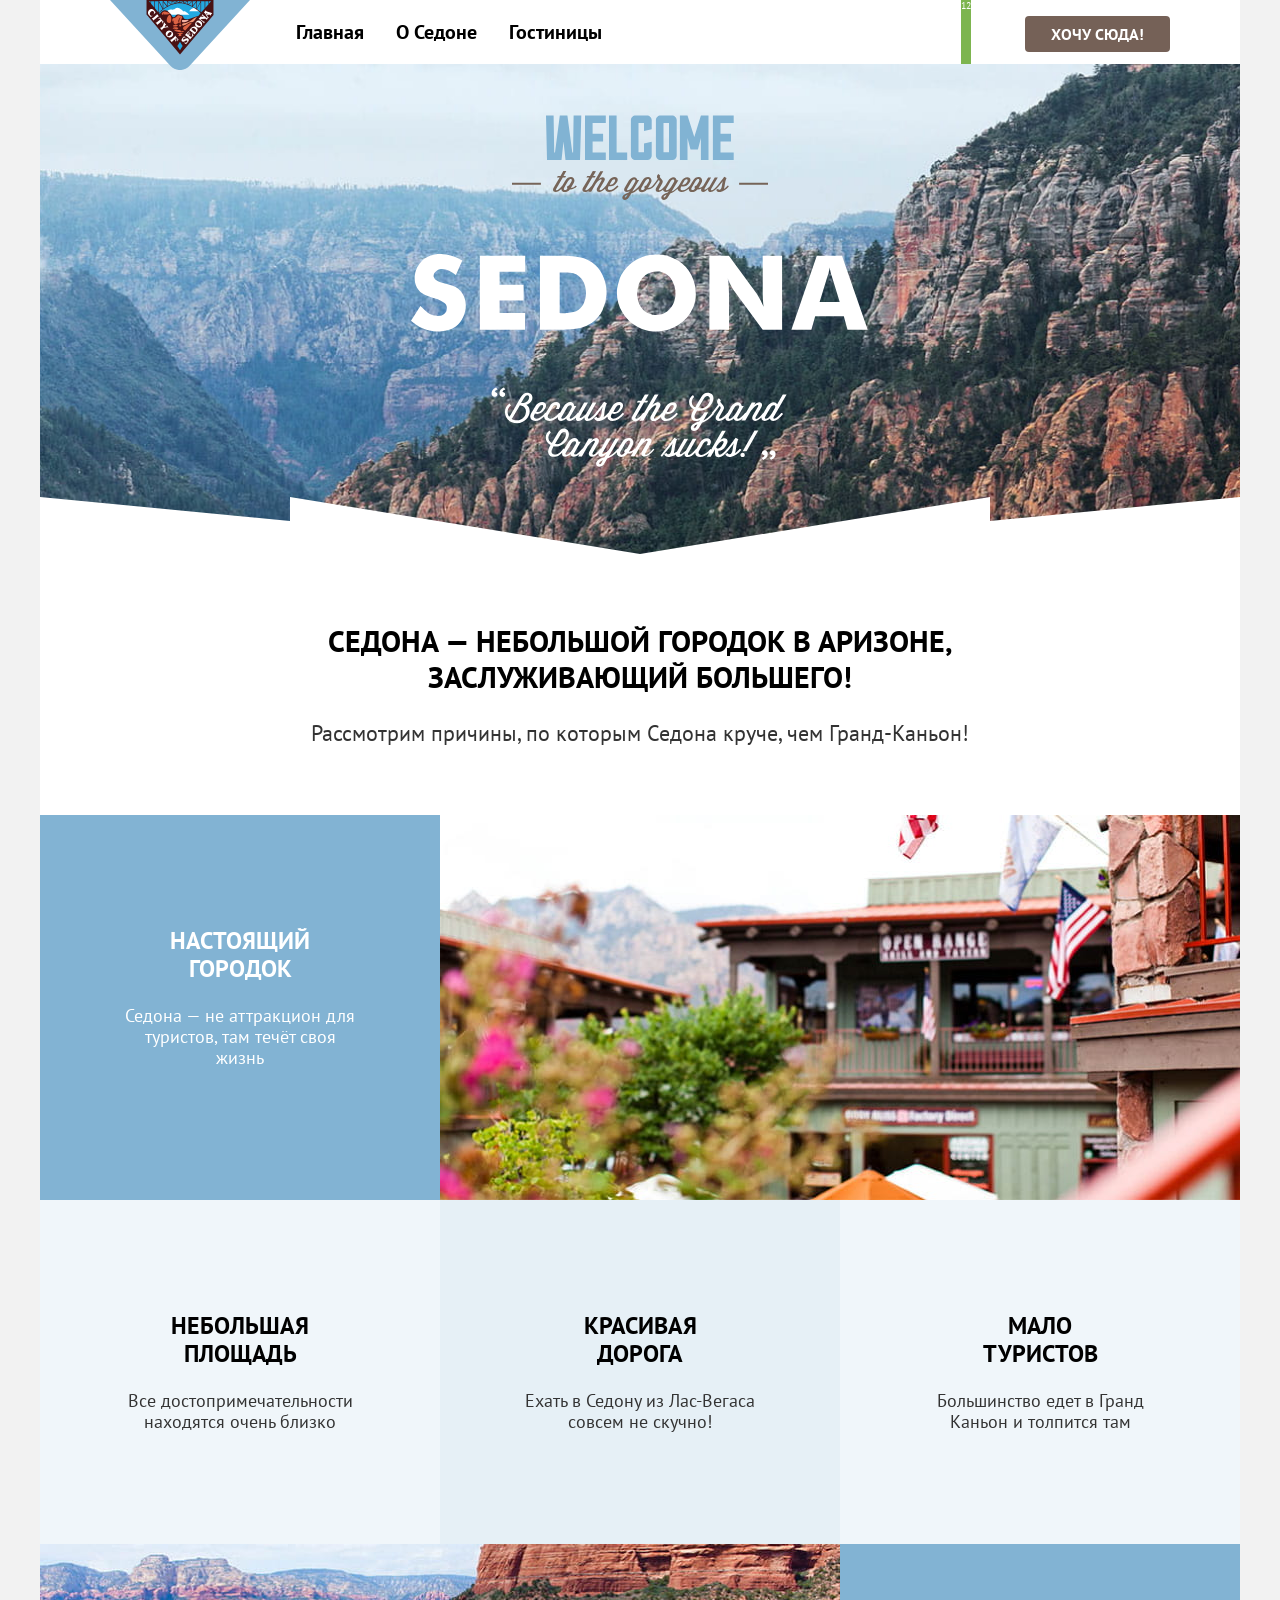
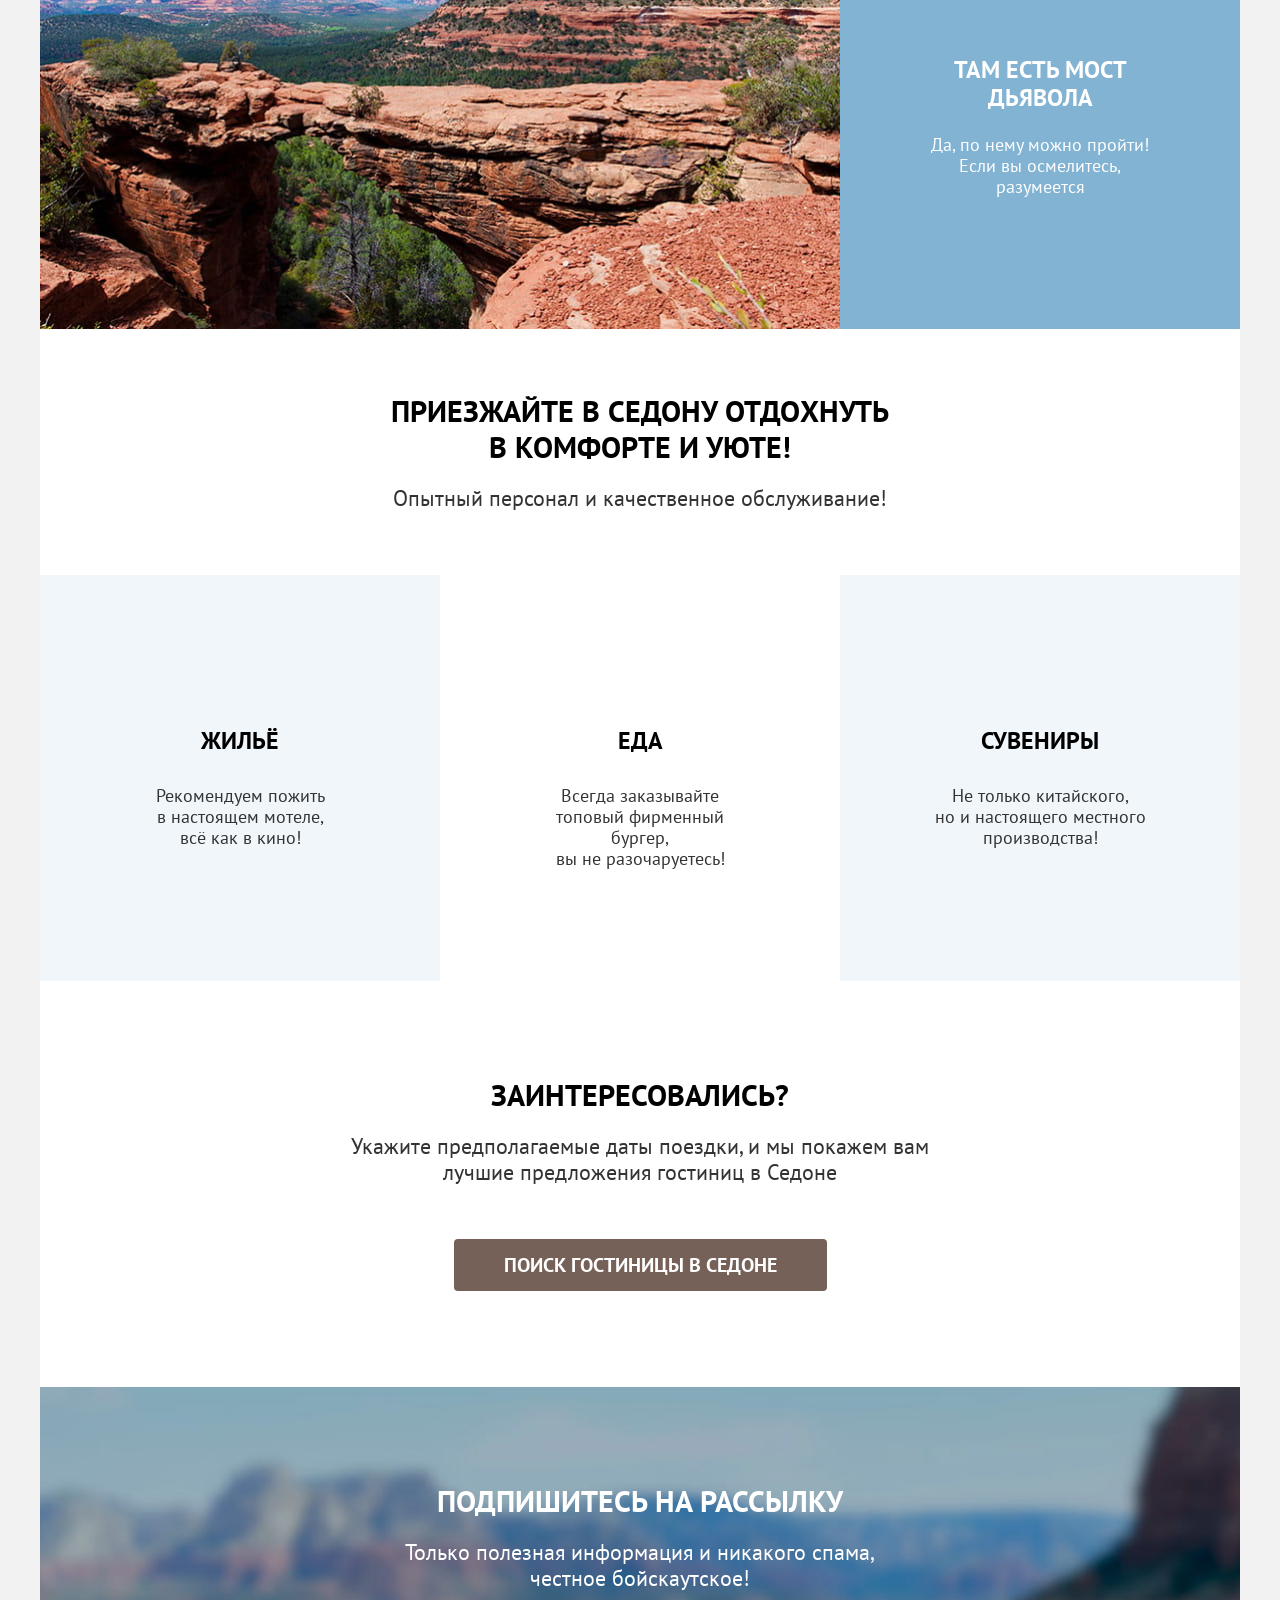
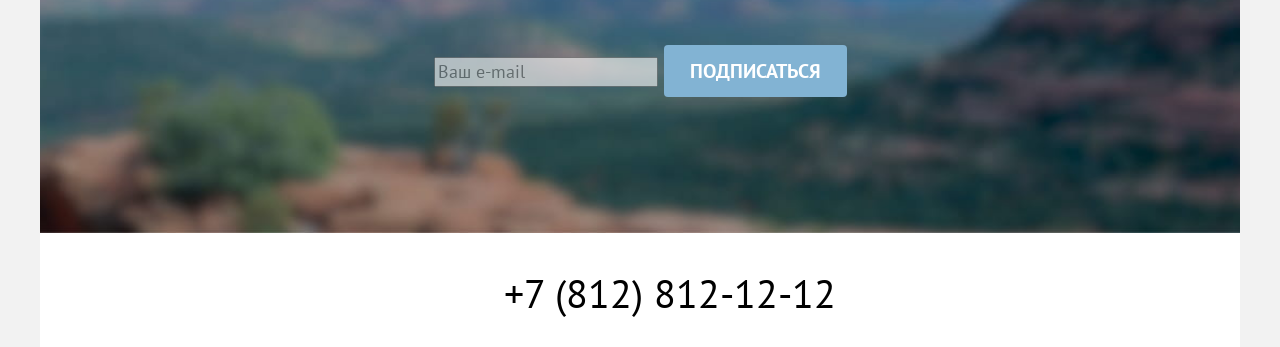
<file: index.html>
<!DOCTYPE html>
<html lang="ru">

<head>
  <meta charset="utf-8">
  <title>HTML Academy: Седона</title>
  <link rel="stylesheet" href="styles/styles.css">
</head>

<body>
  <div class="page-container">
    <header class="page-header" data-test="header">
      <nav class="navigation">
        <a class="logo" href="index.html" aria-current="page">
          <img class="logo-image" src="images/logos/logo.svg" width="140" height="70" alt="Логотип города Седона">
        </a>

        <ul class="navigation-list">
          <li class="navigation-item">
            <a class="navigation-link navigation-link-current" aria-current="page">Главная</a>
          </li>
          <li class="navigation-item">
            <a class="navigation-link" href="#">О Седоне</a>
          </li>
          <li class="navigation-item">
            <a class="navigation-link" href="catalog.html">Гостиницы</a>
          </li>
        </ul>

        <ul class="navigation-user">
          <li class="navigation-user-item">
            <a class="navigation-user-link user-search" href="#">
              <span class="visually-hidden">Поиск</span>
            </a>
          </li>
          <li class="navigation-user-item">
            <a class="navigation-user-link user-favorites" href="#">
              <span class="visually-hidden">Отелей в избраном:</span>
              <span class="count">12</span>
            </a>
          </li>
          <li class="navigation-user-item">
            <a class="button button-want" type="button">Хочу сюда!</a>
          </li>
        </ul>
      </nav>
    </header>

    <main class="page-main" data-test="main">
      <section class="hero" data-test="hero">
        <h1 class="visually-hidden">Сайт города Седона</h1>
        <img class="hero-image" src="images/hero/welcome.svg" width="458" height="352"
          alt="Welcome to the gorgeous Sedona «Because the Grand Canyon sucks!»">
      </section>

      <section class="features" data-test="advantages">
        <h2 class="features-title">Седона — небольшой городок в Аризоне, заслуживающий большего!</h2>
        <p class="features-text">Рассмотрим причины, по которым Седона круче, чем Гранд-Каньон!</p>
        <ul class="features-list">
          <li class="features-item features-item-special">
            <div class="features-item-container">
              <h3 class="features-item-title">Настоящий городок</h3>
              <p class="features-item-text">Седона — не аттракцион для туристов, там течёт своя жизнь</p>
            </div>
            <img class="features-item-image" src="images/photo/photo-1.jpg" width="800" height="385" alt="Улица города Седона">
          </li>
          <li class="features-item features-item-container">
            <h3 class="features-item-title">Небольшая площадь</h3>
            <p class="features-item-text">Все достопримечательности находятся очень близко</p>
          </li>
          <li class="features-item features-item-container">
            <h3 class="features-item-title">Красивая<br>дорога</h3>
            <p class="features-item-text">Ехать в Седону из Лас-Вегаса совсем не скучно!</p>
          </li>
          <li class="features-item features-item-container">
            <h3 class="features-item-title">Мало<br>туристов</h3>
            <p class="features-item-text">Большинство едет в Гранд Каньон и толпится там</p>
          </li>
          <li class="features-item features-item-special features-item-reverse">
            <div class="features-item-container">
              <h3 class="features-item-title">Там есть мост дьявола</h3>
              <p class="features-item-text">Да, по нему можно пройти! Если вы осмелитесь, разумеется</p>
            </div>
            <img class="features-item-image" src="images/photo/photo-2.jpg" width="800" height="385" alt="Мост дьявола">
          </li>
        </ul>
      </section>

      <section class="service">
        <h2 class="service-title">Приезжайте в Седону отдохнуть в комфорте и уюте!</h2>
        <p class="service-text">Опытный персонал и качественное обслуживание!</p>
        <ul class="service-list">
          <li class="service-item">
            <h3 class="service-item-title">Жильё</h3>
            <p class="service-item-text">Рекомендуем пожить<br>в настоящем мотеле,<br>всё как в кино!</p>
          </li>
          <li class="service-item">
            <h3 class="service-item-title">Еда</h3>
            <p class="service-item-text">Всегда заказывайте<br>топовый фирменный бургер,<br>вы не разочаруетесь!</p>
          </li>
          <li class="service-item">
            <h3 class="service-item-title">Сувениры</h3>
            <p class="service-item-text">Не только китайского,<br>но и настоящего местного<br>производства!</p>
          </li>
        </ul>
      </section>

      <section class="search" data-test="search">
        <h2 class="search-title">Заинтересовались?</h2>
        <p class="search-text">Укажите предполагаемые даты поездки, и мы покажем вам лучшие предложения гостиниц в Седоне</p>
        <button class="button button-search" type="button">Поиск гостиницы в седоне</button>
      </section>

      <section class="newsletter newsletter-background" data-test="subscribe">
        <h2 class="newsletter-title">Подпишитесь на рассылку</h2>
        <p class="newsletter-text">Только полезная информация и никакого спама, честное бойскаутское!</p>
        <form class="newsletter-form" action="https://echo.htmlacademy.ru/" method="post">
          <label class="visually-hidden" for="newsletter-email">Email</label>
          <input class="field" type="email" placeholder="Ваш e-mail" name="newsletter-email" id="newsletter-email" required>
          <button class="button button-bg-second" type="submit">Подписаться</button>
        </form>
      </section>
    </main>

    <footer class="page-footer" data-test="footer">
      <section class="social">
        <h2 class="visually-hidden">Социальные сети</h2>
        <ul class="social-list">
          <li class="social-item">
            <a class="button-social button-vk" href="https://vk.com/htmlacademy">
              <span class="visually-hidden">ВКонтакте</span>
            </a>
          </li>
          <li class="social-item">
            <a class="button-social button-tg" href="https://t.me/htmlacademy">
              <span class="visually-hidden">Телеграм</span>
            </a>
          </li>
          <li class="social-item">
            <a class="button-social button-yt" href="https://www.youtube.com/user/htmlacademyru">
              <span class="visually-hidden">Ютуб</span>
            </a>
          </li>
        </ul>
      </section>

      <address class="contacts">
        <a class="footer-contacts-link" href="tel:+78128121212">+7 (812) 812-12-12</a>
      </address>

      <p class="developer">
        <a class="developer-link" href="https://htmlacademy.ru/intensive/htmlcss">
          <span class="visually-hidden">Разработчик сайта - HTML Academy</span>
        </a>
      </p>
    </footer>
  </div>
</body>
</html>
</file>
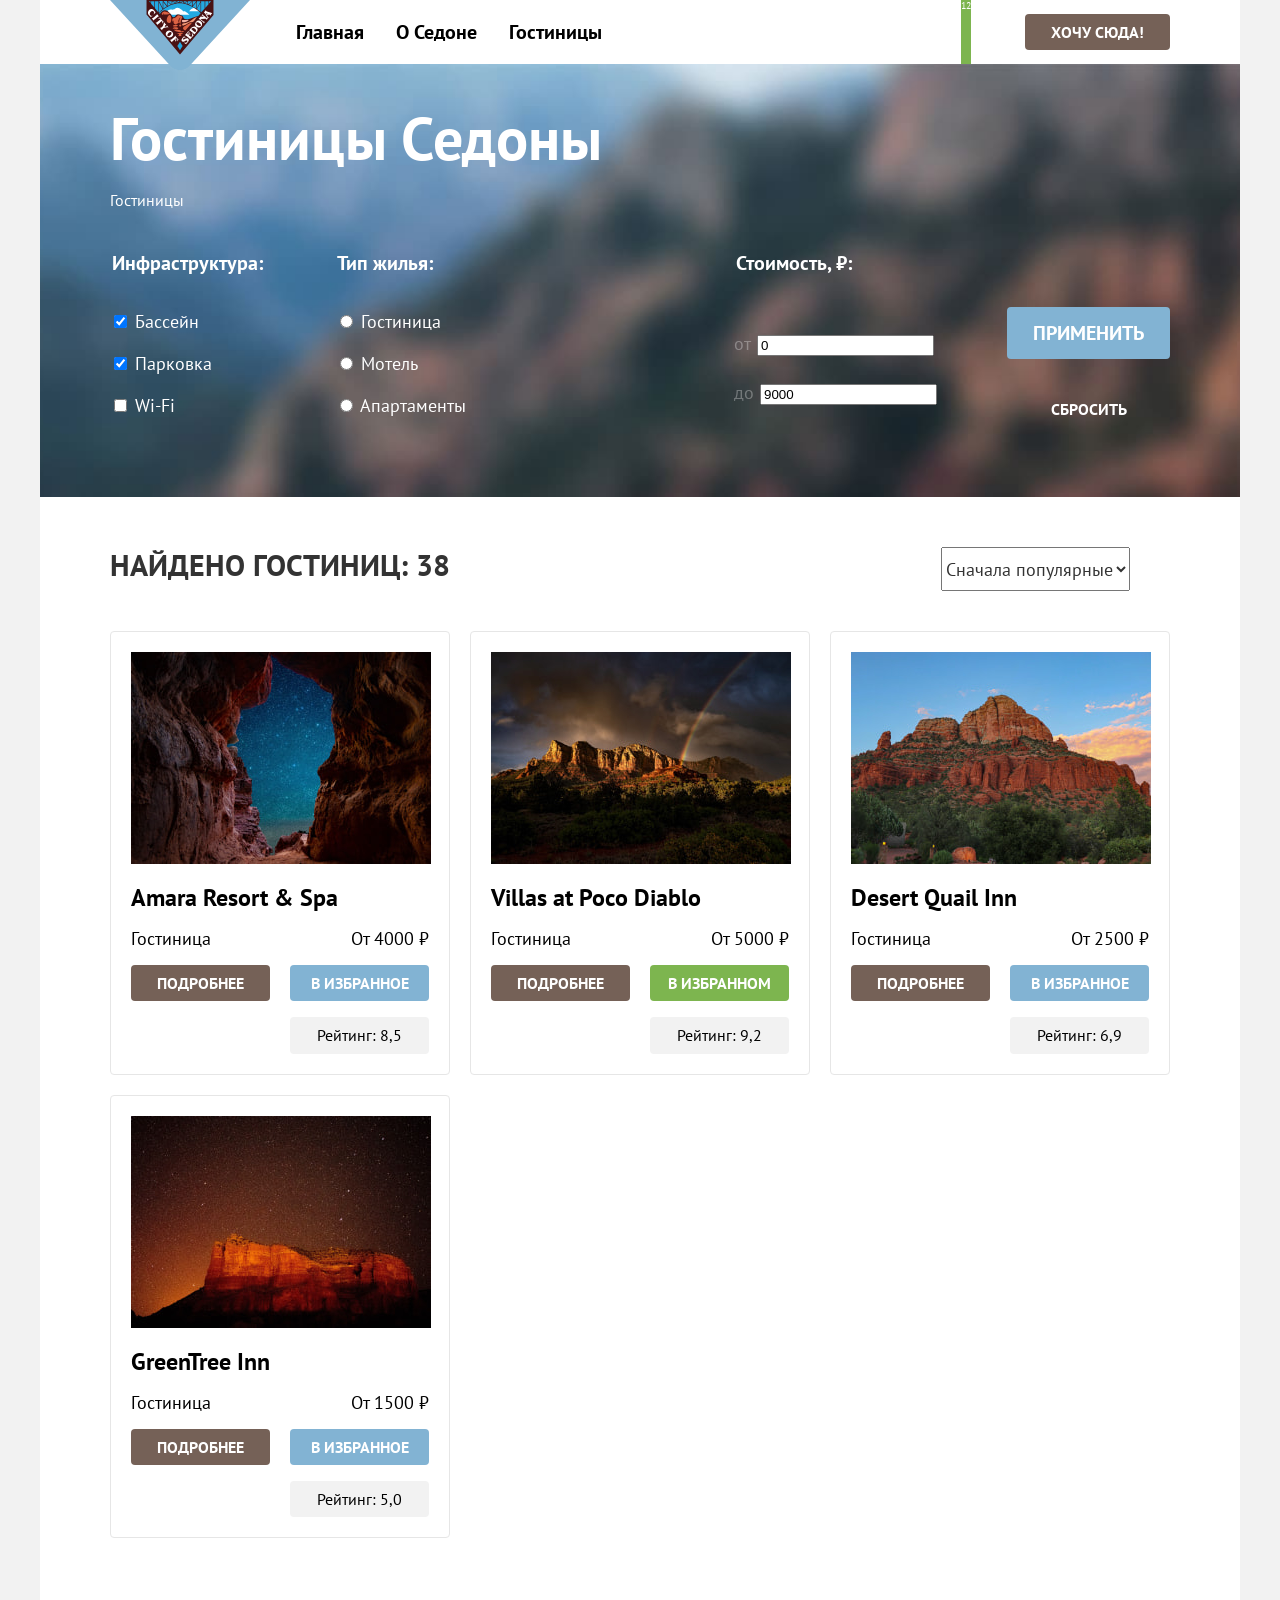
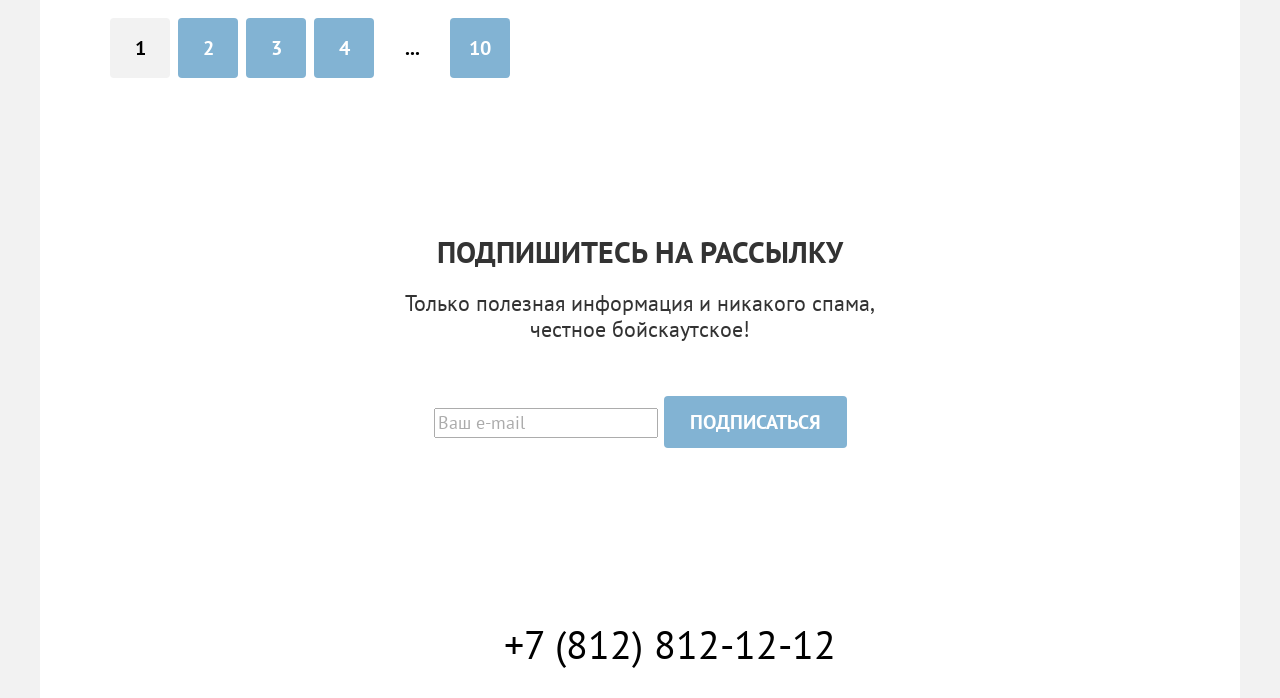
<file: catalog.html>
<!DOCTYPE html>
<html lang="ru">

<head>
  <meta charset="utf-8">
  <title>HTML Academy: Седона</title>
  <link rel="stylesheet" href="styles/styles.css">
</head>

<body>
  <div class="page-container">
    <header class="page-header" data-test="header">
      <nav class="navigation">
        <a class="logo" href="index.html" aria-current="page">
          <img class="logo-image" src="images/logos/logo.svg" width="140" height="70" alt="Логотип города Седона">
        </a>

        <ul class="navigation-list">
          <li class="navigation-item">
            <a class="navigation-link" href="index.html">Главная</a>
          </li>
          <li class="navigation-item">
            <a class="navigation-link" href="#">О Седоне</a>
          </li>
          <li class="navigation-item">
            <a class="navigation-link navigation-link-current" aria-current="page">Гостиницы</a>
          </li>
        </ul>

        <ul class="navigation-user">
          <li class="navigation-user-item">
            <a class="navigation-user-link user-search" href="#">
              <span class="visually-hidden">Поиск</span>
            </a>
          </li>
          <li class="navigation-user-item">
            <a class="navigation-user-link user-favorites" href="#">
              <span class="visually-hidden">Отелей в избраном:</span>
              <span class="count">12</span>
            </a>
          </li>
          <li class="navigation-user-item">
            <button class="button button-want" type="button">Хочу сюда!</button>
          </li>
        </ul>
      </nav>
    </header>

    <main class="page-main" data-test="main">
      <div class="catalog-background">
        <header class="inner-header">
          <h1 class="inner-header-title">Гостиницы Седоны</h1>

          <ul class="breadcrumbs">
            <li class="breadcrumbs-item">
              <a class="breadcrumbs-link breadcrumbs-link-index" href="index.html">
                <span class="visually-hidden">Главная</span>
              </a>
            </li>
            <li class="breadcrumbs-item">
              <a class="breadcrumbs-link breadcrumbs-link-current" href="#" aria-current="page">Гостиницы</a>
            </li>
          </ul>
        </header>

        <section class="catalog-result" data-test="catalog">
          <h2 class="visually-hidden">Список гостиниц с фильтрами</h2>

          <form class="catalog-filter" action="https://echo.htmlacademy.ru/" method="get" data-test="filter">
            <fieldset class="catalog-filter-group">
              <legend class="catalog-filter-title">Инфраструктура:</legend>
              <ul class="catalog-filter-list">
                <li class="catalog-filter-item">
                  <label class="control">
                    <input class="control-input" type="checkbox" name="pool" checked>
                    Бассейн
                  </label>
                </li>
                <li class="catalog-filter-item">
                  <label class="control">
                    <input class="control-input" type="checkbox" name="parking" checked>
                    Парковка
                  </label>
                </li>
                <li class="catalog-filter-item">
                  <label class="control">
                    <input class="control-input" type="checkbox" name="wifi">
                    Wi-Fi
                  </label>
                </li>
              </ul>
            </fieldset>

            <fieldset class="catalog-filter-group">
              <legend class="catalog-filter-title">Тип жилья:</legend>
              <ul class="catalog-filter-list">
                <li class="catalog-filter-item">
                  <label class="control">
                    <input class="control-input" type="radio" name="hotels-type">
                    Гостиница
                  </label>
                </li>
                <li class="catalog-filter-item">
                  <label class="control">
                    <input class="control-input" type="radio" name="hotels-type">
                    Мотель
                  </label>
                </li>
                <li class="catalog-filter-item">
                  <label class="control">
                    <input class="control-input" type="radio" name="hotels-type">
                    Апартаменты
                  </label>
                </li>
              </ul>
            </fieldset>

            <fieldset class="catalog-filter-group">
              <legend class="catalog-filter-title">Стоимость, ₽:</legend>
              <p class="input-group">
                <label class="label-range label-range-from" for="field-min">от</label>
                <input class="input-range" type="text" name="range-min" id="field-min" value="0">
              </p>
              <p class="input-group">
                <label class="label-range label-range-to" for="field-max">до</label>
                <input class="input-range" type="text" name="range-max" id="field-max" value="9000">
              </p>
            </fieldset>

            <div class="buttons">
              <button class="button button-bg-second" type="submit">Применить</button>
              <button class="button button-reset" type="reset">Сбросить</button>
            </div>
          </form>
        </section>
      </div>

      <div class="wrapper">
        <section class="result-control">
          <h2 class="visually-hidden">Управление отображением результата поиска</h2>
          <p class="search-result">Найдено гостиниц: 38</p>

          <select class="select-control" aria-label="Сортировка">
            <option value="popular">Сначала популярные</option>
            <option value="cheap">Сначала дешёвое</option>
            <option value="expensive">Сначала дорогое</option>
          </select>

          <ul class="sorting">
            <li class="sorting-item">
              <a class="button-sorting button-title button-current" href="catalog.html?view=tile">
                <span class="visually-hidden">Отобразить плиткой</span>
              </a>
            </li>
            <li class="sorting-item">
              <a class="button-sorting button-card" href="catalog.html?view=card">
                <span class="visually-hidden">Отобразить карточками</span>
              </a>
            </li>
            <li class="sorting-item">
              <a class="button-sorting button-list" href="catalog.html?view=list">
                <span class="visually-hidden">Отобразить списком</span>
              </a>
            </li>
          </ul>
        </section>

        <ul class="catalog-list">
          <li class="catalog-item">
            <a class="catalog-link" href="#" tabindex="-1">
              <img class="catalog-image" src="images/hotels/hotel-1.jpg" width="300" height="212" alt="Ущелье в скале">
            </a>
            <a class="catalog-link" href="#" tabindex="-1">
              <h3 class="catalog-title">Amara Resort & Spa</h3>
            </a>
            <p class="catalog-type">Гостиница</p>
            <p class="catalog-price">От 4000 ₽</p>
            <a class="button" href="#">Подробнее</a>
            <button class="button button-add-favorites" type="button">В избранное</button>
            <p class="catalog-stars catalog-stars-4">
              <span class="visually-hidden">4 звезды</span>
            </p>
            <p class="catalog-rating">Рейтинг: 8,5</p>
          </li>
          <li class="catalog-item">
            <a class="catalog-link" href="#" tabindex="-1">
              <img class="catalog-image" src="images/hotels/hotel-2.jpg" width="300" height="212" alt="Горы с радугой">
            </a>
            <a class="catalog-link" href="#" tabindex="-1">
              <h3 class="catalog-title">Villas at Poco Diablo</h3>
            </a>
            <p class="catalog-type">Гостиница</p>
            <p class="catalog-price">От 5000 ₽</p>
            <a class="button" href="#">Подробнее</a>
            <button class="button button-add-favorites button-in-favorites" type="button">В избранном</button>
            <p class="catalog-stars catalog-stars-4">
              <span class="visually-hidden">4 звезды</span>
            </p>
            <p class="catalog-rating">Рейтинг: 9,2</p>
          </li>
          <li class="catalog-item">
            <a class="catalog-link" href="#" tabindex="-1">
              <img class="catalog-image" src="images/hotels/hotel-3.jpg" width="300" height="212" alt="Горый на фоне неба">
            </a>
            <a class="catalog-link" href="#" tabindex="-1">
              <h3 class="catalog-title">Desert Quail Inn</h3>
            </a>
            <p class="catalog-type">Гостиница</p>
            <p class="catalog-price">От 2500 ₽</p>
            <a class="button" href="#">Подробнее</a>
            <button class="button button-add-favorites" type="button">В избранное</button>
            <p class="catalog-stars catalog-stars-3">
              <span class="visually-hidden">3 звезды</span>
            </p>
            <p class="catalog-rating">Рейтинг: 6,9</p>
          </li>
          <li class="catalog-item">
            <a class="catalog-link" href="#" tabindex="-1">
              <img class="catalog-image" src="images/hotels/hotel-4.jpg" width="300" height="212" alt="Горы на фоне звёздного неба">
            </a>
            <a class="catalog-link" href="#" tabindex="-1">
              <h3 class="catalog-title">GreenTree Inn</h3>
            </a>
            <p class="catalog-type">Гостиница</p>
            <p class="catalog-price">От 1500 ₽</p>
            <a class="button" href="#">Подробнее</a>
            <button class="button button-add-favorites" type="button">В избранное</button>
            <p class="catalog-stars catalog-stars-2">
              <span class="visually-hidden">2 звезды</span>
            </p>
            <p class="catalog-rating">Рейтинг: 5,0</p>
          </li>
        </ul>

        <ul class="pagination">
          <li class="pagination-item">
            <a class="pagination-link pagination-current" href="#" aria-current="page">1</a>
          </li>
          <li class="pagination-item">
            <a class="pagination-link" href="#">2</a>
          </li>
          <li class="pagination-item">
            <a class="pagination-link" href="#">3</a>
          </li>
          <li class="pagination-item">
            <a class="pagination-link" href="#">4</a>
          </li>
          <li class="pagination-item">
            <span class="pagination-link pagination-decoration">...</span>
          </li>
          <li class="pagination-item">
            <a class="pagination-link" href="#">10</a>
          </li>
        </ul>
      </div>

      <section class="newsletter" data-test="subscribe">
        <h2 class="newsletter-title">Подпишитесь на рассылку</h2>
        <p class="newsletter-text">Только полезная информация и никакого спама, честное бойскаутское!</p>
        <form class="newsletter-form" action="https://echo.htmlacademy.ru/" method="post">
          <label class="visually-hidden" for="newsletter-email">Email</label>
          <input class="field" type="email" placeholder="Ваш e-mail" name="newsletter-email" id="newsletter-email"
            required>
          <button class="button button-bg-second" type="submit">Подписаться</button>
        </form>
      </section>
    </main>

    <footer class="page-footer" data-test="footer">
      <section class="social">
        <h2 class="visually-hidden">Cоциальные сети</h2>
        <ul class="social-list">
          <li class="social-item">
            <a class="button-social button-vk" href="https://vk.com/htmlacademy">
              <span class="visually-hidden">ВКонтакте</span>
            </a>
          </li>
          <li class="social-item">
            <a class="button-social button-tg" href="https://t.me/htmlacademy ">
              <span class="visually-hidden">Телеграм</span>
            </a>
          </li>
          <li class="social-item">
            <a class="button-social button-yt" href="https://www.youtube.com/user/htmlacademyru">
              <span class="visually-hidden">Ютюб</span>
            </a>
          </li>
        </ul>
      </section>

      <address class="contacts">
        <a class="footer-contacts-link" href="tel:+78128121212">+7 (812) 812-12-12</a>
      </address>

      <p class="developer">
        <a class="developer-link" href="https://htmlacademy.ru/intensive/htmlcss">
          <span class="visually-hidden">Разработчик сайта - HTML Academy</span>
        </a>
      </p>
    </footer>
  </div>
</body>
</html>
</file>
<file: styles/styles.css>
@font-face {
  font-family: "PT Sans";
  font-style: normal;
  font-weight: 400;
  src: url("../fonts/ptsans-400.woff2") format("woff2");
  font-display: swap;
}

@font-face {
  font-family: "PT Sans";
  font-style: normal;
  font-weight: 700;
  src: url("../fonts/ptsans-700.woff2") format("woff2");
}

*, *:before, *:after {
  box-sizing: border-box;
}

body {
  margin: 0;

  font-family: "PT Sans", sans-serif;
  font-weight: 400;
  font-style: normal;
  font-size: 22px;
  line-height: 1.18182;
  color: #333333;

  background-color: #f2f2f2;
}

.page-container {
  display: flex;
  flex-direction: column;

  width: 1200px;
  min-height: 100vh;

  margin: 0 auto;

  background-color: #ffffff;
}

.button {
  padding: 8px 26px;

  font-family: inherit;
  font-size: 16px;
  font-weight: 700;
  text-align: center;
  text-transform: uppercase;
  text-decoration: none;
  color: #ffffff;
  line-height: 1.25;

  background-color: #756157;
  border: none;
  border-radius: 4px;

  box-sizing: border-box;

  cursor: pointer;
}

.visually-hidden {
  position: absolute;
  width: 1px;
  height: 1px;
  margin: -1px;
  border: 0;
  padding: 0;
  white-space: nowrap;
  clip-path: inset(100%);
  clip: rect(0 0 0 0);
  overflow: hidden;
}

.page-header {
  padding: 0 70px;
}

.navigation {
  display: flex;
  flex-direction: row;
  z-index: 1;
}
.logo {
  display: block;
  height: 64px;
  margin-right: 30px;
  margin-bottom: -8px;
  z-index: 2;
}
.logo-image {}
.navigation-list {
  display: flex;
  flex-wrap: wrap;
  width: 465px;
  margin: 0;
  padding: 0;

  font-size: 20px;
  font-weight: 700;
  line-height: 1.2;

  list-style-type: none;
}
.navigation-item {
  padding: 0;
}
.navigation-link {
  display: block;
  margin: 0;
  padding: 20px 16px;
  text-decoration: none;
  color: #000000;
}
.navigation-link-current {}

.navigation-user {
  display: flex;
  flex-wrap: wrap;
  justify-content: flex-end;

  width: 310px;

  margin: 0 0 0 auto;
  padding: 0;

  list-style-type: none;
}
.navigation-user-item {}
.navigation-user-item:last-child {
  margin-left: 20px;
  align-self: center;
}
.navigation-user-link {
  display: flex;
  min-width: 44px;
  min-height: 64px;
  text-decoration: none;
}
.user-search {}
.user-favorites {}
.count {
  font-size: 10px;
  color: #ffffff;

  background-color: #7db54f;
}
.button-want {}

.page-main {
  flex-grow: 1;
}

.hero {
  padding: 51px 0 82px 0;

  text-align: center;

  background-color: #64748b;
  background-image: url("../images/background/divider.svg"), url("../images/background/index-background.jpg");
  background-position: bottom, center;
  background-repeat: no-repeat;
  background-size: 100% auto, cover;
}
.hero-image {}

.features {
  padding-top: 69px;
  text-align: center;
}
.features-title {
  width: 660px;
  margin: 0 auto 25px auto;

  font-size: 30px;
  line-height: 1.2;
  text-transform: uppercase;
  color: #000000;
}
.features-text {
  width: 660px;
  margin: 0 auto 69px auto;
}
.features-list,
.service-list {
  display: flex;
  flex-wrap: wrap;

  margin: 0;
  padding: 0;

  font-size: 18px;
  line-height: 1.16667;

  list-style-type: none;
}
.features-list li:nth-child(even) {
  background-color: rgba(131, 179, 211, 0.12);
}
.features-list li:nth-child(odd) {
  background-color: rgba(131, 179, 211, 0.2);
}
.features-list li.features-item-special {
  background-color: #82b3d3;
}
.features-item:not(:nth-child(4n+1)),
.features-item-container,
.service-item {
  display: flex;
  flex-direction: column;
  padding: 112px 85px;
}

.features-item-title,
.service-item-title {
  width: 230px;
  margin: 0;
  margin-bottom: 22px;
  font-size: 24px;
  text-transform: uppercase;
  color: #000000;
}
.features-item-text,
.service-item-text {
  width: 230px;
  margin: 0;
}
.features-item-special {
  display: flex;
  color: #ffffff;
}
.features-item-special .features-item-title {
  color: #ffffff;
}
.features-item-image {
  vertical-align: middle;
}
.features-item-reverse {
  flex-direction: row-reverse;
}

.service {
  padding-top: 64px;
  text-align: center;
}
.service-item {
  padding-top: 152px;
}
.service-title {
  width: 510px;
  margin: 0 auto 20px;

  font-size: 30px;
  line-height: 1.2;
  text-transform: uppercase;
  color: #000000;
}
.service-text {
  width: 510px;
  margin: 0 auto 64px;
}
.service-list {
  display: flex;
  flex-wrap: wrap;

  margin: 0;
  padding: 0;

  font-size: 18px;
  line-height: 1.16667;

  list-style-type: none;
}
.service-list li:nth-child(odd) {
  background-color: rgba(131, 179, 211, 0.12);
}
.service-list li:nth-child(even) {
  background-color: #ffffff;
}

.service-item-title {
  margin-bottom: 30px;
  font-size: 24px;
  text-transform: uppercase;
  color: #000000;
}
.service-item-text {}

.search {
  width: 600px;

  margin: 0 auto;
  padding: 96px 0;

  text-align: center;

}
.search-title {
  margin: 0 auto 20px;

  font-size: 30px;
  line-height: 1.2;
  color: #000000;
  text-transform: uppercase;
}
.search-text {
  margin: 0 auto 54px;
  line-height: 1.18182;
}
.button-search {
  padding-left: 50px;
  padding-right: 50px;

  font-size: 20px;
  line-height: 1.8;
}

.newsletter {
  padding: 96px 0 104px;
  text-align: center;
}
.newsletter-background {
  color: #ffffff;

  background-color: #64748b;
  background-image: url("../images/background/subscribe.jpg");
  background-position: center;
  background-repeat: no-repeat;
  background-size: cover;
}
.newsletter-title {
  width: 490px;
  margin: 0 auto 20px;

  font-size: 30px;
  line-height: 1.2;
  text-transform: uppercase;
}
.newsletter-text {
  width: 490px;
  margin: 0 auto 54px;

  line-height: 1.18182;
}

.newsletter-form {
  width: 684px;
  margin: 0 auto;
}
.field {
  font-family: "PT Sans", sans-serif;
  font-size: 18px;
  line-height: 1.33333;
  color: #000000;
  opacity: 0.6;
}

.page-footer {
  display: flex;
  flex-direction: row;

  padding: 40px 70px 30px 70px;
}
.social {
  width: 190px;
  margin-right: 195px;
}
.social-list {
    list-style-type: none;
}
.social-item {}
.button-social {}
.button-vk {}
.button-tg {}
.button-yt {}

.contacts {
  width: 350px;

  font-size: 40px;
  font-style: normal;
  line-height: 1;
  text-align: center;

}
.footer-contacts-link {
  color: #000;
  text-transform: uppercase;
  text-decoration: none;
}

.developer {
  width: 160px;
  margin-left: auto;
}
.developer-link {}

/*---CATALOG.HTML---*/

.catalog-background {
  padding: 35px 70px 70px 70px;

  color: #ffffff;

  background-color: #64748b;
  background-image: url("../images/background/filter.jpg");
  background-position: center;
  background-repeat: no-repeat;
  background-size: cover;
}

.inner-header {}
.inner-header-title {
  margin: 0 0 8px 0;

  font-size: 60px;
  line-height: 1.3;
}

.breadcrumbs {
  display: flex;
  flex-direction: row;

  margin: 0 0 40px 0;
  padding: 0;

  list-style: none;
}
.breadcrumbs-item {}
.breadcrumbs-link {
  font-size: 16px;
  line-height: 1.3125;
  text-decoration: none;
  color: #ffffff;
}
.breadcrumbs-link-index {}
.breadcrumbs-link-current {}

.catalog-result {}
.catalog-filter {
  display: flex;
  flex-direction: row;
}
.catalog-filter-group {
  margin: 0;
  padding: 0;
  border: none;
}

.catalog-filter-group:first-child {
  margin-right: 70px;
}

.catalog-filter-group:nth-child(3) {
  margin-left: auto;
}

.buttons {
  margin-left: 70px;
  padding-top: 56px;
}

.catalog-filter-title {
  margin: 0 0 32px 0;

  font-size: 20px;
  font-weight: 700;
  line-height: 1.2;
}
.catalog-filter-list {
  margin: 0;
  padding: 0;

  list-style-type: none;
}
.catalog-filter-item:not(:last-child) {
  margin-bottom: 16px;
}
.control {
  font-size: 18px;
  line-height: 1.27778;
}
.control-input {}
.input-group {}
.label-range {
  font-size: 18px;
  line-height: 1.33333;
  opacity: 0.3;
}
.label-range-from {}
.label-range-to {}
.input-range {}
.buttons {
  display: flex;
  flex-direction: column;
}
.button-bg-second {
  margin-bottom: 32px;

  font-size: 20px;
  line-height: 1.8;

  background-color: #82b3d3;
  border-radius: 4px;
}

.button-reset {
  background-color: rgba(0, 0, 0, 0);;
  border: none;
}

.wrapper {
  width: 1060px;

  margin: 0 auto;
  padding: 50px 0 60px 0;
}

.result-control {
  display: flex;
  flex-direction: row;
}
.result-search {}
.search-result {
  margin: 0;

  font-size: 30px;
  font-weight: 700;
  line-height: 1.2;
  text-transform: uppercase;
}

.select-control {
  margin-left: auto;
  font-family: "PT Sans", sans-serif;
  font-size: 18px;
  line-height: 1.16667;
  color: #333333;
}

.sorting {
  list-style-type: none;
}
.sorting-item {}
.button-sorting {}
.button-title {}
.button-current {}
.button-card {}
.button-list {}

.catalog-list {
  list-style-type: none;

  display: grid;
  grid-template-columns: repeat(auto-fit, 340px);
  gap: 20px;

  margin: 0 0 80px 0;
  padding: 40px 0 0 0;

  font-size: 18px;
  line-height: 1.16667;
}
.catalog-item {
  display: grid;
  grid-template-columns: 1fr 1fr;
  gap: 16px 20px;
  width: 340px;
  height: 100%;
  padding: 20px;
  border: 1px solid #E6E6E6;
  border-radius: 4px;
  color: #000000;
}

.catalog-item p {
  margin: 0;
}

.catalog-link {
  grid-column: 1 / -1;
  text-decoration: none;
}
.catalog-image {}
.catalog-title {
  margin: 0;
  font-size: 24px;
  color: #000000;
}
.catalog-type {}
.catalog-price {
  justify-self: end;
}
.button-add-favorites {
  padding: 8px;
  text-align: center;
  background-color: #82b3d3;
}

.button-in-favorites {
  background-color: #7db54f;
}
.catalog-stars {}
.catalog-stars-1 {}
.catalog-stars-2 {}
.catalog-stars-3 {}
.catalog-stars-4 {}
.catalog-stars-5 {}
.catalog-rating {
  padding: 9px;

  font-size: 16px;
  text-align: center;

  background-color: #f2f2f2;
  border-radius: 4px;
}

.pagination {
  list-style-type: none;

  display: flex;
  flex-wrap: wrap;
  gap: 8px;

  margin: 0;
  padding: 0;

  font-size: 20px;
  font-weight: 700;
  line-height: 1.8;
}
.pagination-item {
}
.pagination-link {
  display: flex;
  justify-content: center;
  align-items: center;

  padding: 0 10px;

  min-width: 60px;
  height: 60px;

  color: #ffffff;
  text-decoration: none;

  border-radius: 4px;
  background-color: #82b3d3;
}
.pagination-current {
  color: #000000;
  background-color: #f2f2f2;
}
.pagination-decoration {
  color: #000000;
  background: none;
}
</file>
